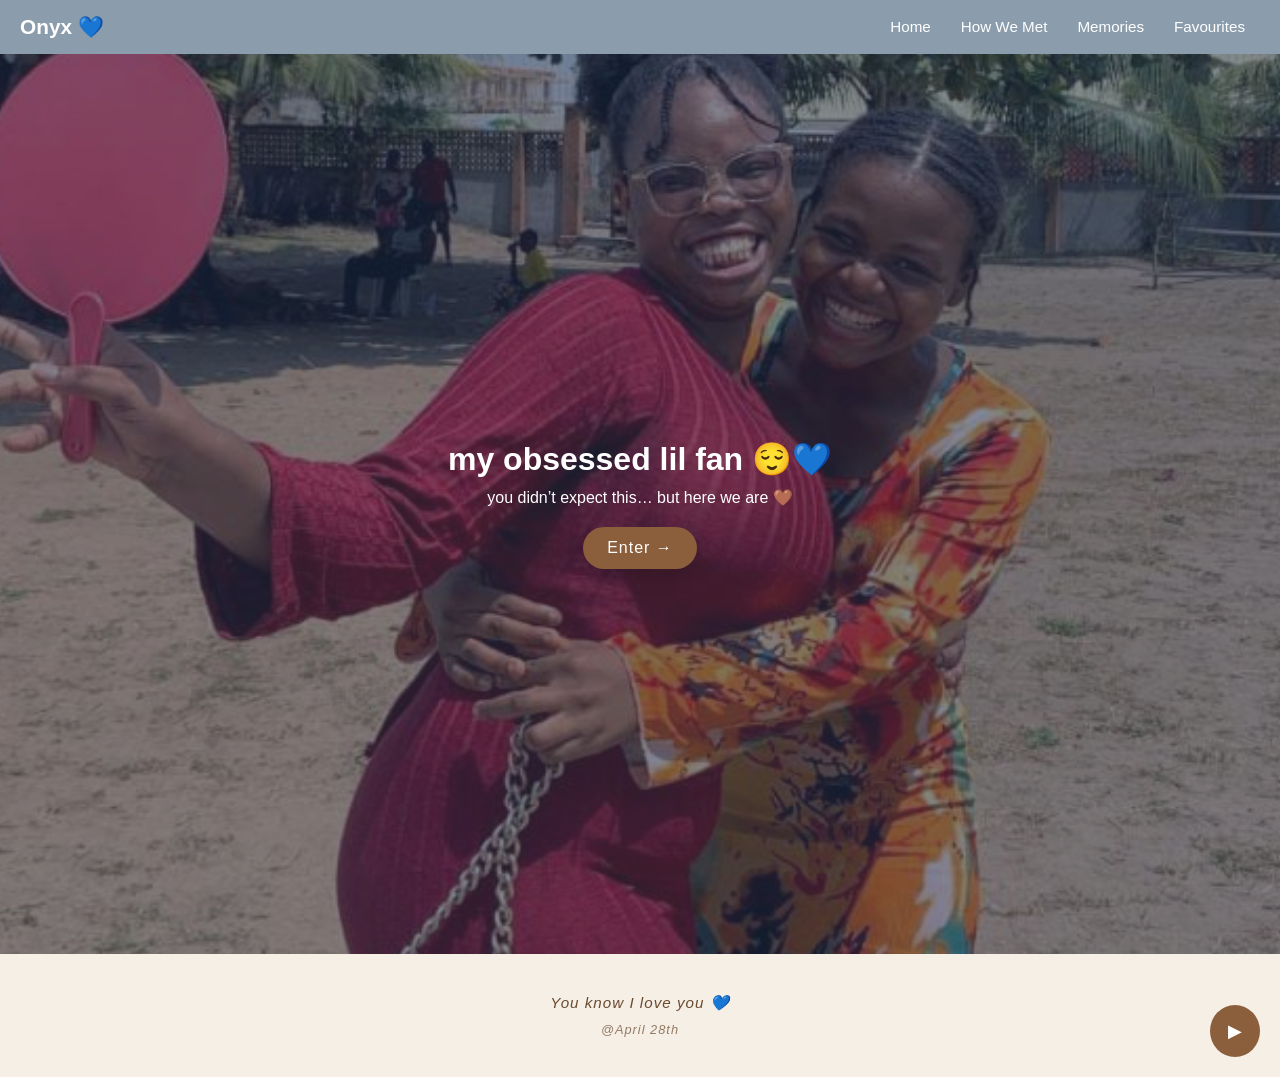
<file: index.html>
<!DOCTYPE html>
<html lang="en">
<head>
  <meta charset="UTF-8">
  <title>Happy Birthday 🤎</title>
  <link rel="stylesheet" href="style.css">
  <meta name="viewport" content="width=device-width, initial-scale=1.0">
</head>
<body>
<nav class="navbar">
  <div class="nav-container">

    <!-- Logo -->
    <h2 class="logo">Onyx 💙</h2>

    <!-- Desktop Menu -->
    <ul class="nav-links">
      <li><a href="index.html">Home</a></li>
      <li><a href="howwemet.html">How We Met</a></li>
      <li><a href="memories.html">Memories</a></li>
      <li><a href="favourites.html">Favourites</a></li>
    </ul>

    <!-- Hamburger -->
    <div class="hamburger" id="hamburger">
      <span></span>
      <span></span>
      <span></span>
    </div>

  </div>
</nav>

<section class="hero">

  <!-- BACKGROUND IMAGE -->
  <div class="hero-bg"></div>

  <!-- OVERLAY CONTENT -->
  <div class="hero-content">

    <h1 class="hero-title">my obsessed lil fan 😌💙</h1>
    <p class="hero-sub">you didn’t expect this… but here we are 🤎</p>

  
    <a href="howwemet.html" class="enter-btn">Enter →</a>

  </div>

  <!-- PLAY BUTTON (BOTTOM RIGHT) -->
  <button class="play-btn" id="playBtn">▶</button>

  <!-- VOICE NOTE -->
  <audio id="voiceNote" src="voice.mp3"></audio>

</section>

<footer class="footer">
  <p>You know I love you 💙</p>
  <span>@April 28th</span>
</footer>

  <script src="script.js"></script>  
</body>
</html>
</file>
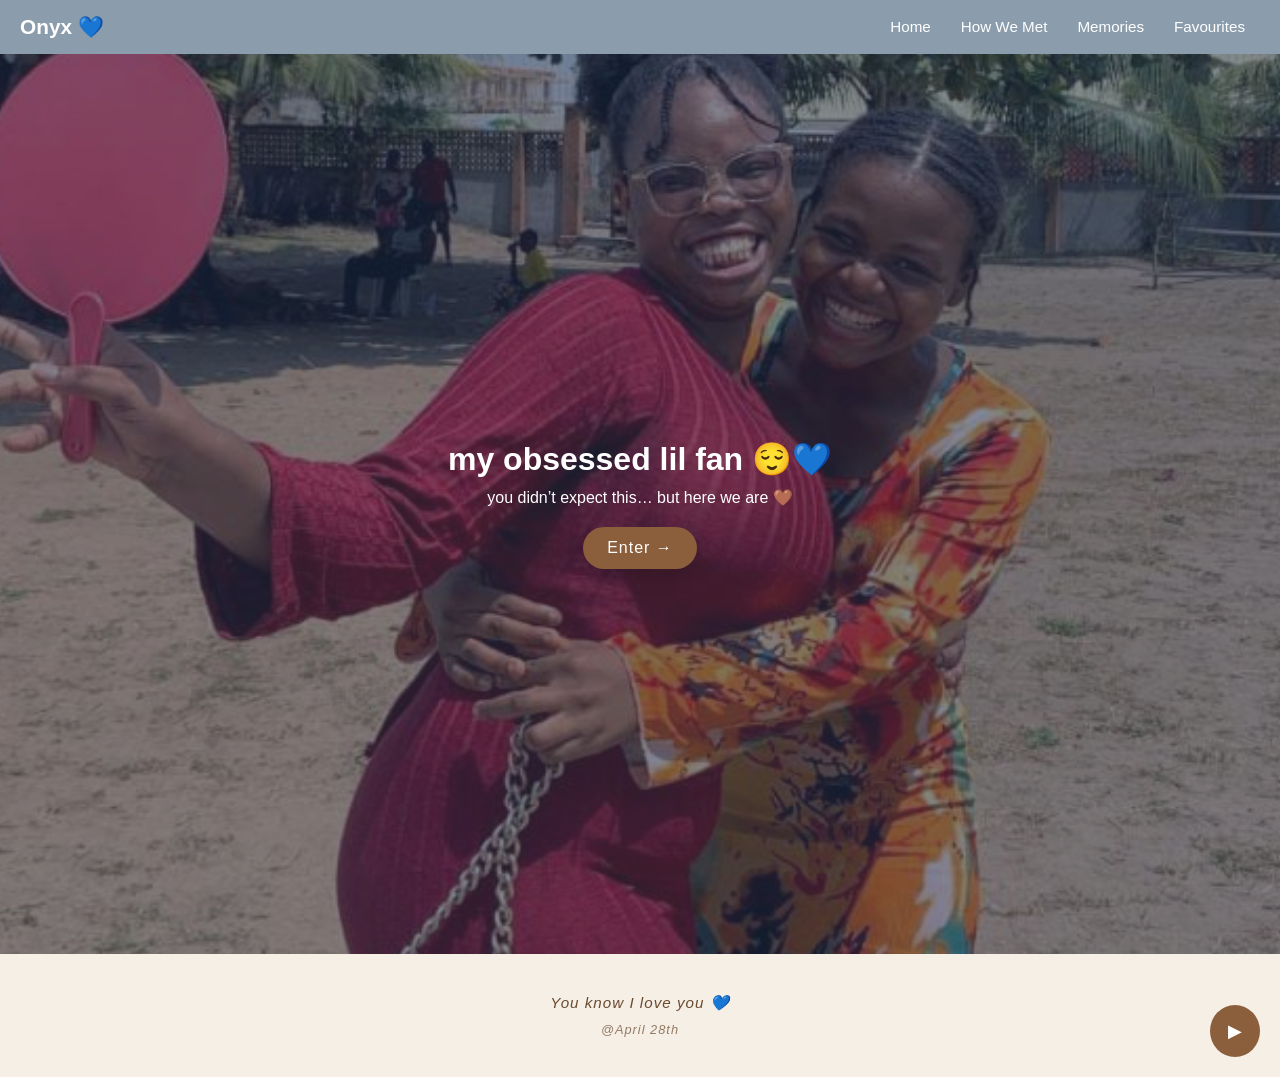
<file: birthday.html>
<!DOCTYPE html>
<html lang="en">
<head>
  <meta charset="UTF-8">
  <title>Happy Birthday 🤎</title>
  <link rel="stylesheet" href="style.css">
</head>
<body>
<nav class="navbar">
  <div class="nav-container">

    <!-- Logo -->
    <h2 class="logo">Onyx 💙</h2>

    <!-- Desktop Menu -->
    <ul class="nav-links">
      <li><a href="birthday.html">Home</a></li>
      <li><a href="howwemet.html">How We Met</a></li>
      <li><a href="memories.html">Memories</a></li>
      <li><a href="favourites.html">Favourites</a></li>
    </ul>

    <!-- Hamburger -->
    <div class="hamburger" id="hamburger">
      <span></span>
      <span></span>
      <span></span>
    </div>

  </div>
</nav>

<section class="hero">

  <!-- BACKGROUND IMAGE -->
  <div class="hero-bg"></div>

  <!-- OVERLAY CONTENT -->
  <div class="hero-content">

    <h1 class="hero-title">my obsessed lil fan 😌💙</h1>
    <p class="hero-sub">you didn’t expect this… but here we are 🤎</p>

  
    <a href="howwemet.html" class="enter-btn">Enter →</a>

  </div>

  <!-- PLAY BUTTON (BOTTOM RIGHT) -->
  <button class="play-btn" id="playBtn">▶</button>

  <!-- VOICE NOTE -->
  <audio id="voiceNote" src="voice.mp3"></audio>

</section>

<footer class="footer">
  <p>You know I love you 💙</p>
  <span>@April 28th</span>
</footer>

  <script src="script.js"></script>  
</body>
</html>
</file>
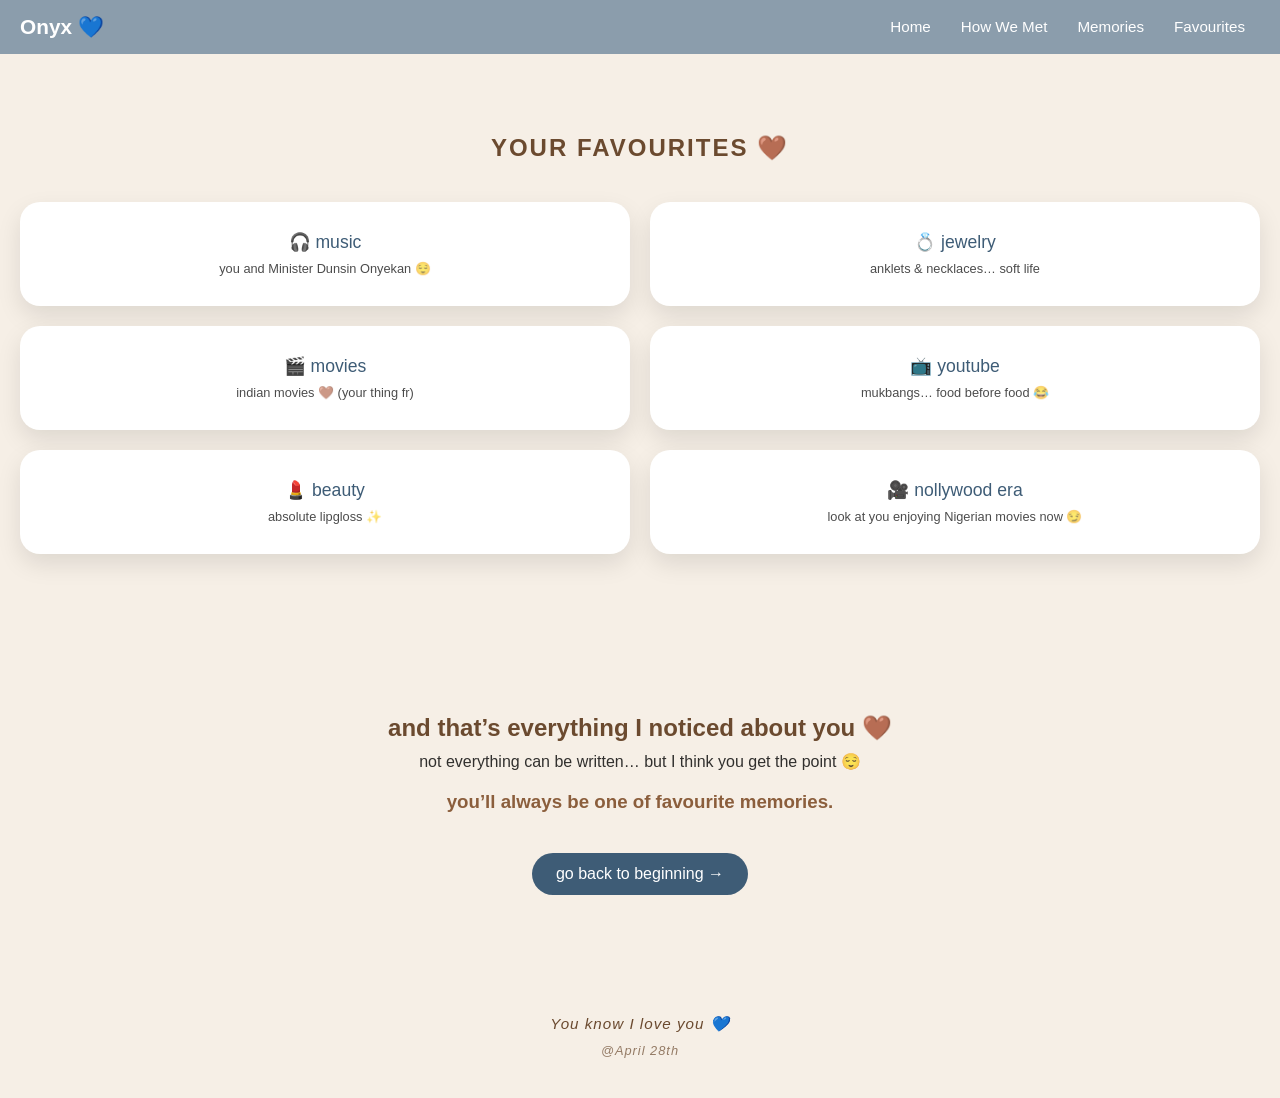
<file: favourites.html>
<!DOCTYPE html>
<html lang="en">
<head>
  <meta charset="UTF-8">
  <title>Favourites 💙</title>
  <meta name="viewport" content="width=device-width, initial-scale=1.0">
  <link rel="stylesheet" href="style.css">
  <link rel="stylesheet" href="favourites.css">
</head>
<body>
  <audio id="bgMusic" src="music.mp3"></audio>

<nav class="navbar">
  <div class="nav-container">

    <!-- Logo -->
    <h2 class="logo">Onyx 💙</h2>

    <!-- Desktop Menu -->
    <ul class="nav-links">
      <li><a href="index.html">Home</a></li>
      <li><a href="howwemet.html">How We Met</a></li>
      <li><a href="memories.html">Memories</a></li>
      <li><a href="favourites.html">Favourites</a></li>
    </ul>

    <!-- Hamburger -->
    <div class="hamburger" id="hamburger">
      <span></span>
      <span></span>
      <span></span>
    </div>

  </div>
</nav>

<section class="favourites">

  <h1 class="fav-title">your favourites 🤎</h1>

  <div class="fav-grid">

    <div class="fav-card">
      <p>🎧 music</p>
      <span>you and Minister Dunsin Onyekan 😌</span>
    </div>

    <div class="fav-card">
      <p>💍 jewelry</p>
      <span>anklets & necklaces… soft life</span>
    </div>

    <div class="fav-card">
      <p>🎬 movies</p>
      <span>indian movies 🤎 (your thing fr)</span>
    </div>

    <div class="fav-card">
      <p>📺 youtube</p>
      <span>mukbangs… food before food 😂</span>
    </div>

    <div class="fav-card">
      <p>💄 beauty</p>
      <span>absolute lipgloss ✨</span>
    </div>

    <div class="fav-card">
      <p>🎥 nollywood era</p>
      <span>look at you enjoying Nigerian movies now 😏</span>
    </div>

  </div>

</section>

<div class="popup" id="popup">
  <p id="popupText"></p>
</div>

<div class="goodbye-screen">
  <h2>and that’s everything I noticed about you 🤎</h2>
  <p>not everything can be written… but I think you get the point 😌</p>

  <h3>you’ll always be one of favourite memories.</h3>

  <a href="index.html" class="restart-btn">
    go back to beginning →
  </a>
</div>

<footer class="footer">
  <p>You know I love you 💙</p>
  <span>@April 28th</span>
</footer>

  <script src="script.js"></script>  
</body>
</html>
</file>
<file: style.css>
/* RESET */
* {
  margin: 0;
  padding: 0;
  box-sizing: border-box;
}

/* BODY */
body {
  font-family: 'Poppins', sans-serif;
  opacity: 0;
  transform: scale(0.98);
  transition: opacity 0.6s ease, transform 0.6s ease;
}

body.loaded {
  opacity: 1;
  transform: scale(1);
}

/* leaving page effect */
body.page-out {
  opacity: 0;
  transform: translateX(-40px) rotateY(-8deg);
}
/* NAVBAR */
.navbar {
  position: sticky;
  top: 0;
  z-index: 1000;

  background: rgba(62, 92, 118, 0.6); /* blue glass */
  backdrop-filter: blur(10px);
  -webkit-backdrop-filter: blur(10px);

  padding: 15px 20px;
}

/* CONTAINER */
.nav-container {
  display: flex;
  justify-content: space-between;
  align-items: center;
}

/* LOGO */
.logo {
  color: white;
  font-size: 1.3rem;
}

/* LINKS */
.nav-links {
  list-style: none;
  display: flex;
  flex-direction: column;
  position: absolute;
  top: 70px;
  right: 20px;
  background: rgba(139, 94, 60, 0.95); /* brown glass */
  width: 220px;
  border-radius: 15px;
  padding: 20px;

  /* animation setup */
  transform: translateY(-20px);
  opacity: 0;
  pointer-events: none;
  transition: all 0.4s ease;
}

.nav-links.active {
  transform: translateY(0);
  opacity: 1;
  pointer-events: auto;
}
.nav-links li {
  margin: 10px 0;
}

.nav-links a {
  text-decoration: none;
  color: white;
}

/* HAMBURGER */
.hamburger {
  cursor: pointer;
}

.hamburger span {
  display: block;
  width: 25px;
  height: 3px;
  background: white;
  margin: 5px;
  border-radius: 5px;
  transition: all 0.3s ease;
}

/* Transform into X */
.hamburger.active span:nth-child(1) {
  transform: rotate(45deg) translate(5px, 5px);
}

.hamburger.active span:nth-child(2) {
  opacity: 0;
}

.hamburger.active span:nth-child(3) {
  transform: rotate(-45deg) translate(6px, -6px);
}

.nav-links a {
  text-decoration: none;
  color: white;
  position: relative;
  font-size: 0.95rem;
}

/* underline animation */
.nav-links a::after {
  content: "";
  position: absolute;
  left: 0;
  bottom: -5px;
  width: 0%;
  height: 2px;
  background: #ffffff;
  transition: width 0.3s ease;
}

.nav-links a:hover::after {
  width: 100%;
}

.nav-links a:hover {
  opacity: 0.8;
}

/* DESKTOP VIEW */
@media (min-width: 768px) {

  .nav-links {
    display: flex;
    flex-direction: row;
    position: static;

    background: none;
    width: auto;
    padding: 0;

    /* IMPORTANT RESET */
    transform: none;
    opacity: 1;
    pointer-events: auto;
  }

  .nav-links li {
    margin: 0 15px;
  }

  .hamburger {
    display: none;
  }
}

/* HERO SECTION */
.hero {
  position: relative;
  height: 100vh;
  overflow: hidden;
  display: flex;
  align-items: center;
  justify-content: center;
}

/* BACKGROUND IMAGE */
.hero-bg {
  position: absolute;
  width: 100%;
  height: 100%;
  background: url("./images/image1.jpg") center/cover no-repeat;
  transform: scale(1.05);
}

/* DARK OVERLAY */
.hero-bg::after {
  content: "";
  position: absolute;
  width: 100%;
  height: 100%;
  background: rgba(30, 50, 80, 0.55); /* blue tint */
}

/* CONTENT */
.hero-content {
  position: relative;
  text-align: center;
  color: white;
  z-index: 2;
  padding: 20px;
  animation: fadeUp 1.2s ease forwards;
  opacity: 0; /* important so it starts hidden */
}

.hero-content h1 {
  font-size: 2rem;
}

.hero-content p {
  margin-top: 10px;
  opacity: 0.9;
}

.hero-title {
  animation: fadeUp 1.2s ease forwards;
  animation-delay: 0.2s;
  opacity: 0;
}

.hero-sub {
  animation: fadeUp 1.2s ease forwards;
  animation-delay: 0.5s;
  opacity: 0;
}
/* LOVE BUTTONS */

.enter-btn {
  display: inline-block;
  margin-top: 20px;
  padding: 12px 24px;
  background: #8b5e3c; /* soft brown */
  color: white;
  text-decoration: none;
  border-radius: 30px;
  font-size: 1rem;
  letter-spacing: 1px;
  transition: all 0.3s ease;
  box-shadow: 0 8px 20px rgba(0,0,0,0.15);
}

/* hover effect */
.enter-btn:hover {
  transform: translateY(-3px) scale(1.03);
  background: #6b4a2f; /* deeper brown */
  box-shadow: 0 12px 25px rgba(107, 74, 47, 0.4);
}

/* click effect */
.enter-btn:active {
  transform: scale(0.98);
}

@keyframes softGlow {
  0% {
    box-shadow: 0 0 10px rgba(139, 94, 60, 0.2);
  }
  50% {
    box-shadow: 0 0 20px rgba(139, 94, 60, 0.4);
  }
  100% {
    box-shadow: 0 0 10px rgba(139, 94, 60, 0.2);
  }
}

.enter-btn {
  animation: softGlow 3s infinite ease-in-out;
}

/* PLAY BUTTON */
.play-btn {
  position: fixed;
  bottom: 20px;
  right: 20px;
  background: #8b5e3c;
  color: white;
  border: none;
  padding: 15px 18px;
  border-radius: 50%;
  font-size: 18px;
  cursor: pointer;
  z-index: 3;
}

@keyframes fadeUp {
  from {
    opacity: 0;
    transform: translateY(20px);
  }
  to {
    opacity: 1;
    transform: translateY(0);
  }
}
.hero-bg {
  animation: slowZoom 10s ease-in-out infinite alternate;
}

@keyframes slowZoom {
  from {
    transform: scale(1.05);
  }
  to {
    transform: scale(1.1);
  }
}

.footer {
  text-align: center;
  padding: 40px 20px;
  background: #f6efe6;
  color: #6b4a2f;
  font-size: 0.95rem;
  letter-spacing: 1px;
  font-style: italic;
}

.footer p {
  margin-bottom: 8px;
  font-weight: 500;
}

.footer span {
  font-size: 0.8rem;
  opacity: 0.7;
}
</file>
<file: favourites.css>
.favourites {
  padding: 80px 20px;
  text-align: center;
  background: #f6efe6;
}

.fav-title {
  color: #6b4a2f;
  text-transform: uppercase;
  letter-spacing: 2px;
  margin-bottom: 40px;
}

.fav-grid {
  display: grid;
  grid-template-columns: repeat(2, 1fr);
  gap: 20px;
}

.fav-card {
  background: white;
  padding: 30px 20px;
  border-radius: 20px;
  box-shadow: 0 10px 25px rgba(0,0,0,0.1);
  transition: all 0.3s ease;
  cursor: pointer;
}

.fav-card p {
  font-size: 1.1rem;
  color: #3e5c76;
}

/* hover effect */
.fav-card:hover {
  transform: translateY(-5px) scale(1.03);
}

.fav-card span {
  display: block;
  margin-top: 8px;
  font-size: 0.8rem;
  opacity: 0.7;
}

.popup {
  position: fixed;
  top: 50%;
  left: 50%;
  transform: translate(-50%, -50%) scale(0.9);
  background: rgba(62, 92, 118, 0.95);
  color: white;
  padding: 15px 20px;
  border-radius: 20px;
  font-size: 0.95rem;
  opacity: 0;
  pointer-events: none;
  transition: all 0.4s ease;
  z-index: 9999;
  max-width: 80%;
  text-align: center;
}

.popup.show {
  opacity: 1;
  transform: translateX(-50%) translateY(0);
}

.fav-card {
  transition: all 0.3s ease;
}

.fav-card:hover {
  transform: translateY(-5px) scale(1.03);
  box-shadow: 0 0 20px rgba(62, 92, 118, 0.4);
}

body.popup-active::before {
  content: "";
  position: fixed;
  inset: 0;
  background: radial-gradient(circle at center, rgba(62,92,118,0.25), transparent 60%);
  z-index: 998;
  pointer-events: none;
  transition: opacity 0.4s ease;
}

.fav-card {
  position: relative;
  overflow: hidden;
}

.ripple {
  position: absolute;
  width: 20px;
  height: 20px;
  background: rgba(62,92,118,0.3);
  border-radius: 50%;
  transform: scale(0);
  animation: rippleAnim 0.6s linear;
}

@keyframes rippleAnim {
  to {
    transform: scale(10);
    opacity: 0;
  }
}

.goodbye-screen {
  text-align: center;
  padding: 80px 20px;
  background: #f6efe6;
  animation: fadeUp 1s ease;
}

.goodbye-screen h2 {
  color: #6b4a2f;
  margin-bottom: 10px;
}

.goodbye-screen p {
  opacity: 0.8;
  margin-bottom: 20px;
}

.goodbye-screen h3 {
  color: #8b5e3c;
  margin: 20px 0;
}

.restart-btn {
  display: inline-block;
  padding: 12px 24px;
  background: #3e5c76;
  color: white;
  text-decoration: none;
  border-radius: 30px;
  margin-top: 20px;
  transition: 0.3s ease;
}

.restart-btn:hover {
  transform: scale(1.05);
}
</file>
